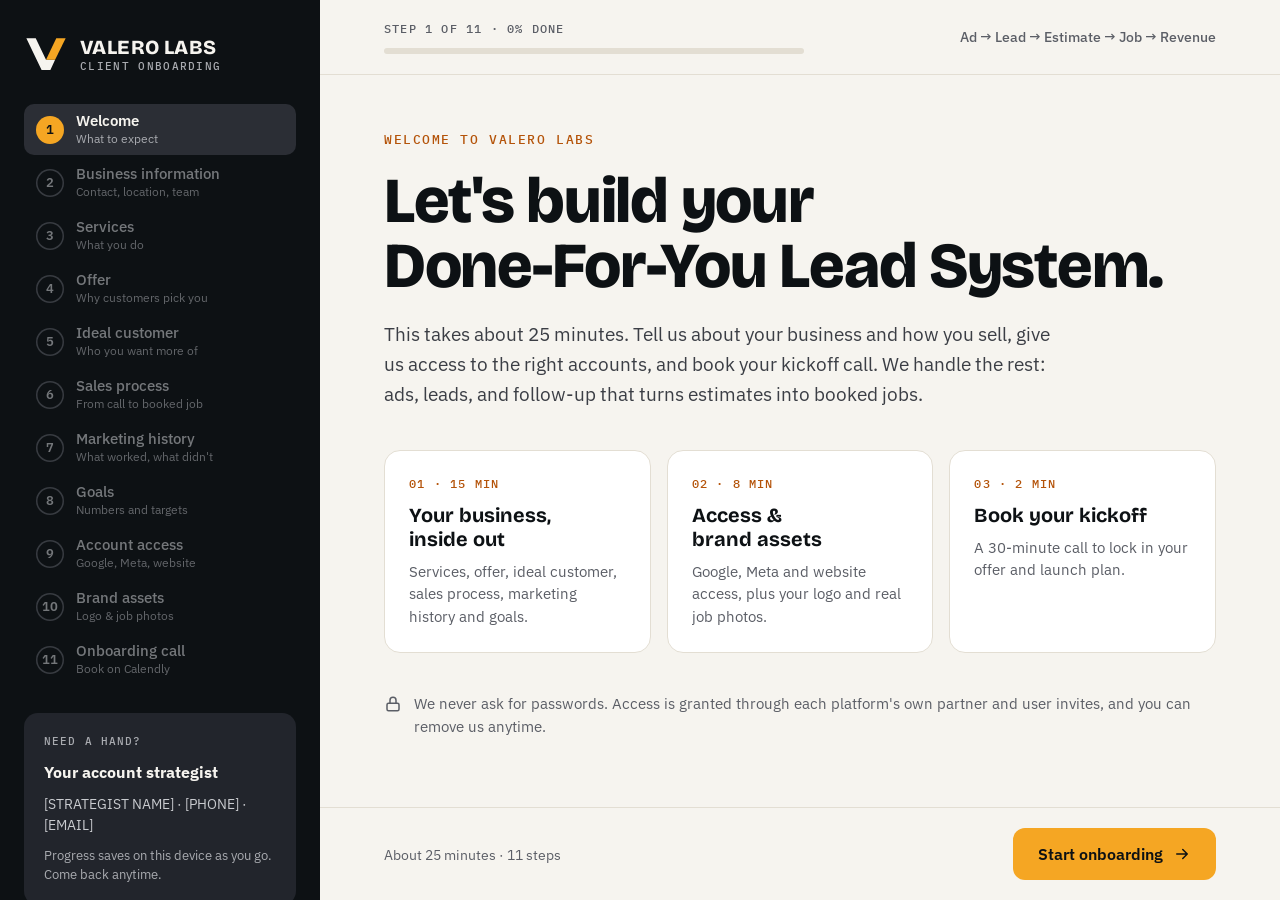
<file: site/index.html>
<!DOCTYPE html>
<html lang="en">
<head>
<meta charset="utf-8">
<meta name="viewport" content="width=device-width, initial-scale=1, viewport-fit=cover">
<title>Valero Labs Client Onboarding</title>
<meta name="description" content="Onboard with Valero Labs: tell us about your business, connect your accounts, upload assets and book your kickoff call.">
<link rel="preconnect" href="https://fonts.googleapis.com">
<link rel="preconnect" href="https://fonts.gstatic.com" crossorigin>
<link rel="stylesheet" href="https://fonts.googleapis.com/css2?family=Bricolage+Grotesque:opsz,wght@12..96,500;12..96,700;12..96,800&family=IBM+Plex+Mono:wght@500&family=IBM+Plex+Sans:wght@400;500;600&display=swap">
<link rel="stylesheet" href="styles.css">
</head>
<body>
<div class="shell">
  <aside class="rail">
    <a class="brand" href="index.html" aria-label="Valero Labs client onboarding">
      <svg width="44" height="44" viewBox="110 111 300 300" aria-hidden="true"><polygon points="126,153 190,153 260,300 322,300 290,370 230,370" fill="#F6F4EF"/><polygon points="330,153 394,153 322,300 260,300" fill="#F5A623"/></svg>
      <span>
        <span class="brand-name" style="display:block">VALERO LABS</span>
        <span class="brand-sub" style="display:block">CLIENT ONBOARDING</span>
      </span>
    </a>
    <nav class="steps" id="steps" aria-label="Onboarding steps"></nav>
    <details class="mobile-steps" id="mobileSteps">
      <summary id="mobileStepsLabel">STEP 1 OF 11</summary>
      <nav class="steps" id="stepsMobile" aria-label="Onboarding steps"></nav>
    </details>
    <div class="help">
      <span class="mono">Need a hand?</span>
      <strong>Your account strategist</strong>
      <p id="helpContact"></p>
      <small>Progress saves on this device as you go. Come back anytime.</small>
    </div>
  </aside>

  <main class="main">
    <header class="topbar">
      <div class="progress">
        <span class="mono" id="progressLabel">STEP 1 OF 11 · 0% DONE</span>
        <div class="bar" role="progressbar" aria-label="Onboarding progress" id="progressBar" aria-valuemin="0" aria-valuemax="100"><span id="progressFill" style="width:0%"></span></div>
      </div>
      <span class="flow">Ad → Lead → Estimate → Job → Revenue</span>
    </header>

    <section class="content" id="content" tabindex="-1" aria-live="polite"></section>

    <footer class="footer" id="footer">
      <span id="footLeft"></span>
      <button type="button" class="btn btn-primary" id="nextBtn">
        <span id="nextLabel">Start onboarding</span>
        <svg width="18" height="18" viewBox="0 0 24 24" fill="none" stroke="currentColor" stroke-width="2" stroke-linecap="round" stroke-linejoin="round" aria-hidden="true"><path d="M5 12h14M13 6l6 6-6 6"/></svg>
      </button>
    </footer>
  </main>
</div>
<script src="config.js"></script>
<script src="app.js"></script>
</body>
</html>
</file>
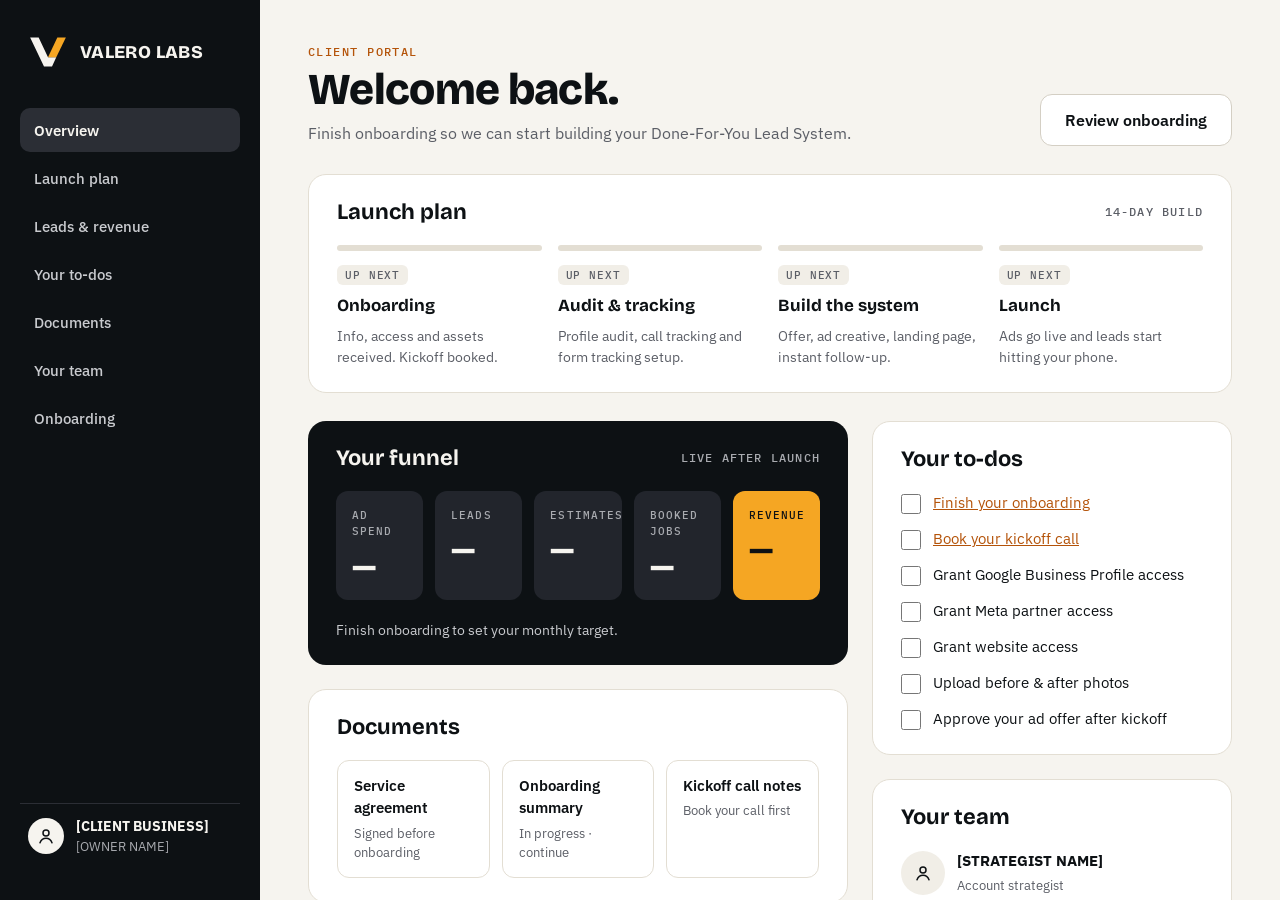
<file: site/portal.html>
<!DOCTYPE html>
<html lang="en">
<head>
<meta charset="utf-8">
<meta name="viewport" content="width=device-width, initial-scale=1, viewport-fit=cover">
<title>Valero Labs Client Portal</title>
<link rel="preconnect" href="https://fonts.googleapis.com">
<link rel="preconnect" href="https://fonts.gstatic.com" crossorigin>
<link rel="stylesheet" href="https://fonts.googleapis.com/css2?family=Bricolage+Grotesque:opsz,wght@12..96,500;12..96,700;12..96,800&family=IBM+Plex+Mono:wght@500&family=IBM+Plex+Sans:wght@400;500;600&display=swap">
<link rel="stylesheet" href="styles.css">
</head>
<body class="portal">
<div class="shell" style="grid-template-columns: 260px minmax(0, 1fr)">
  <aside class="rail" style="gap:36px;padding:32px 20px">
    <a class="brand" href="portal.html" style="padding:0 8px">
      <svg width="40" height="40" viewBox="110 111 300 300" aria-hidden="true"><polygon points="126,153 190,153 260,300 322,300 290,370 230,370" fill="#F6F4EF"/><polygon points="330,153 394,153 322,300 260,300" fill="#F5A623"/></svg>
      <span class="brand-name" style="font-size:18px">VALERO LABS</span>
    </a>
    <nav class="portal-nav" aria-label="Portal">
      <a href="#overview" aria-current="page">Overview</a>
      <a href="#plan">Launch plan</a>
      <a href="#funnel">Leads &amp; revenue</a>
      <a href="#todos">Your to-dos</a>
      <a href="#documents">Documents</a>
      <a href="#team">Your team</a>
      <a href="index.html">Onboarding</a>
    </nav>
    <div class="who">
      <div class="avatar"><svg width="18" height="18" viewBox="0 0 24 24" fill="none" stroke="currentColor" stroke-width="2" stroke-linecap="round" stroke-linejoin="round" aria-hidden="true"><circle cx="12" cy="8" r="4"/><path d="M4 21c1.5-4 4.5-6 8-6s6.5 2 8 6"/></svg></div>
      <div><strong id="bizName">[CLIENT BUSINESS]</strong><span id="ownerName">[OWNER NAME]</span></div>
    </div>
  </aside>

  <main class="portal-main" id="overview">
    <header class="portal-head">
      <div class="stack" style="gap:8px">
        <span class="eyebrow" style="font-size:12px">Client portal</span>
        <h1 class="h2" id="welcome">Welcome back.</h1>
        <p class="sub" style="font-size:16px" id="launchLine">Your Done-For-You Lead System is being built.</p>
      </div>
      <a class="btn btn-ghost" href="index.html">Review onboarding</a>
    </header>

    <section class="panel" id="plan" aria-labelledby="planTitle">
      <div class="panel-head"><h2 id="planTitle">Launch plan</h2><span class="mono" id="buildDays">14-DAY BUILD</span></div>
      <div class="phases" id="phases"></div>
    </section>

    <div class="split">
      <div>
        <section class="panel funnel" id="funnel" aria-labelledby="funnelTitle">
          <div class="panel-head"><h2 id="funnelTitle">Your funnel</h2><span class="mono">Live after launch</span></div>
          <div class="kpis">
            <div class="kpi"><span class="mono">Ad spend</span><b>—</b></div>
            <div class="kpi"><span class="mono">Leads</span><b>—</b></div>
            <div class="kpi"><span class="mono">Estimates</span><b>—</b></div>
            <div class="kpi"><span class="mono">Booked jobs</span><b>—</b></div>
            <div class="kpi rev"><span class="mono">Revenue</span><b>—</b></div>
          </div>
          <p class="funnel-note" id="targetLine">Finish onboarding to set your monthly target.</p>
        </section>

        <section class="panel" id="documents" aria-labelledby="docsTitle">
          <h2 id="docsTitle">Documents</h2>
          <div class="docs">
            <div class="doc"><b>Service agreement</b><span>Signed before onboarding</span></div>
            <a class="doc" href="index.html"><b>Onboarding summary</b><span id="summaryState">Your answers</span></a>
            <div class="doc"><b>Kickoff call notes</b><span id="notesState">After your call</span></div>
          </div>
        </section>
      </div>

      <div>
        <section class="panel" id="todos" aria-labelledby="todoTitle">
          <h2 id="todoTitle">Your to-dos</h2>
          <div class="todos" id="todoList"></div>
        </section>
        <section class="panel" id="team" aria-labelledby="teamTitle" style="flex-grow:1">
          <h2 id="teamTitle">Your team</h2>
          <div class="team">
            <div class="avatar"><svg width="18" height="18" viewBox="0 0 24 24" fill="none" stroke="currentColor" stroke-width="2" stroke-linecap="round" stroke-linejoin="round" aria-hidden="true"><circle cx="12" cy="8" r="4"/><path d="M4 21c1.5-4 4.5-6 8-6s6.5 2 8 6"/></svg></div>
            <div><strong id="stratName">[STRATEGIST NAME]</strong><span>Account strategist</span></div>
          </div>
          <p class="contact" id="stratContact"></p>
          <a class="btn btn-dark btn-sm" id="msgBtn" href="#">Email your strategist</a>
        </section>
      </div>
    </div>
  </main>
</div>
<script src="config.js"></script>
<script>
(function () {
  var CFG = window.VALERO_CONFIG || {}, st = CFG.strategist || {};
  var s = {};
  try { s = JSON.parse(localStorage.getItem("valero-onboarding-v1") || "{}") || {}; } catch (e) {}
  var form = s.form || {}, access = s.access || {}, assets = s.assetNames || {};
  function $(id) { return document.getElementById(id); }
  function esc(v) { return String(v).replace(/[&<>"]/g, function (c) { return { "&": "&amp;", "<": "&lt;", ">": "&gt;", '"': "&quot;" }[c]; }); }
  function num(v) { var n = parseFloat(String(v || "").replace(/[^0-9.]/g, "")); return isNaN(n) ? 0 : n; }

  var first = (form["Owner Name"] || "").trim().split(" ")[0];
  if (form["Business Name"]) $("bizName").textContent = form["Business Name"];
  if (form["Owner Name"]) $("ownerName").textContent = form["Owner Name"];
  $("welcome").textContent = first ? "Welcome back, " + first + "." : "Welcome back.";

  var finished = s.step != null && s.step >= 11;
  var days = CFG.launchDays || 14;
  $("buildDays").textContent = days + "-DAY BUILD";
  $("launchLine").textContent = finished
    ? "Your Done-For-You Lead System is being built. Target launch is about " + days + " days after your kickoff call."
    : "Finish onboarding so we can start building your Done-For-You Lead System.";

  var phases = [
    ["Onboarding", "Info, access and assets received. Kickoff booked.", finished ? 100 : Math.round(((s.step || 0) / 11) * 100)],
    ["Audit & tracking", "Profile audit, call tracking and form tracking setup.", finished ? 50 : 0],
    ["Build the system", "Offer, ad creative, landing page, instant follow-up.", 0],
    ["Launch", "Ads go live and leads start hitting your phone.", 0]
  ];
  $("phases").innerHTML = phases.map(function (p) {
    var state = p[2] >= 100 ? ["DONE", "ok", " done"] : p[2] > 0 ? ["IN PROGRESS", "progress", ""] : ["UP NEXT", "", ""];
    return '<div class="phase' + state[2] + '"><div class="track"><span style="width:' + p[2] + '%"></span></div>' +
      '<div><span class="badge ' + state[1] + '">' + state[0] + "</span></div><h3>" + esc(p[0]) + "</h3><p>" + esc(p[1]) + "</p></div>";
  }).join("");

  var jobs = num(form["Extra Jobs / Month"]), ticket = num(form["Avg Ticket ($)"]);
  if (jobs && ticket) $("targetLine").textContent = "Monthly target from onboarding: " + jobs + " extra jobs · $" + Math.round(jobs * ticket).toLocaleString("en-US") + " in revenue";

  $("summaryState").textContent = finished ? "Submitted · view or edit" : "In progress · continue";
  $("notesState").textContent = s.booked ? "Shared after your call" : "Book your call first";

  var todos = [
    ["Finish your onboarding", finished, "index.html"],
    ["Book your kickoff call", !!s.booked, CFG.calendlyUrl],
    ["Grant Google Business Profile access", !!access.gbp],
    ["Grant Meta partner access", !!access.meta],
    ["Grant website access", !!access.site],
    ["Upload before & after photos", !!(assets.jobs && assets.jobs.length)],
    ["Approve your ad offer after kickoff", false]
  ];
  var extra = {};
  try { extra = JSON.parse(localStorage.getItem("valero-portal-todos") || "{}") || {}; } catch (e) {}
  $("todoList").innerHTML = todos.map(function (t, i) {
    var on = t[1] || !!extra[i];
    return '<label for="todo' + i + '"><input type="checkbox" id="todo' + i + '" data-i="' + i + '"' + (on ? " checked" : "") + (t[1] ? " disabled" : "") + "><span>" +
      (t[2] && !t[1] ? '<a href="' + esc(t[2]) + '"' + (/^https?:/.test(t[2]) ? ' target="_blank" rel="noopener"' : "") + ">" + esc(t[0]) + "</a>" : esc(t[0])) + "</span></label>";
  }).join("");
  $("todoList").addEventListener("change", function (e) {
    var i = e.target.dataset.i; if (i == null) return;
    extra[i] = e.target.checked;
    try { localStorage.setItem("valero-portal-todos", JSON.stringify(extra)); } catch (err) {}
  });

  $("stratName").textContent = st.name || "[STRATEGIST NAME]";
  $("stratContact").textContent = "Replies within one business day. Urgent? Call " + (st.phone || "[PHONE]") + ". Email: " + (st.email || "[EMAIL]");
  if (st.email && st.email.indexOf("@") > 0) $("msgBtn").href = "mailto:" + st.email + "?subject=" + encodeURIComponent("Question from " + (form["Business Name"] || "a client"));
  else $("msgBtn").hidden = true;

  var links = document.querySelectorAll('.portal-nav a[href^="#"]');
  links.forEach(function (a) { a.addEventListener("click", function () { links.forEach(function (b) { b.removeAttribute("aria-current"); }); a.setAttribute("aria-current", "page"); }); });
})();
</script>
</body>
</html>
</file>
<file: site/styles.css>
/* Layout: dark ink step rail on the left, warm paper workspace on the right; stacks to a top bar on phones. */
:root {
  --paper: #F6F4EF;
  --card: #FFFFFF;
  --card-soft: #FBFAF7;
  --line: #E3DED3;
  --line-strong: #D4CFC4;
  --ink: #0D1114;
  --ink-2: #2B2E35;
  --muted: #5B5E66;
  --body: #3B3E45;
  --amber: #F5A623;
  --amber-ink: #B45309;
  --on-amber: #0D1114;
  --good: #15803D;
  --good-soft: #DCFCE7;
  --good-ink: #14532D;
  --warn-soft: #FFEDD5;
  --warn-ink: #7C2D12;
  --tag: #F1EEE7;
  --danger: #B91C1C;
  /* rail is dark in both themes */
  --rail: #0D1114;
  --rail-2: #22252C;
  --rail-hi: #2B2E35;
  --rail-fg: #F6F4EF;
  --rail-muted: #A9ABB0;
  --rail-soft: #C9CBCF;

  --f-display: "Bricolage Grotesque", "Arial Narrow", system-ui, sans-serif;
  --f-body: "IBM Plex Sans", system-ui, -apple-system, "Segoe UI", sans-serif;
  --f-mono: "IBM Plex Mono", ui-monospace, "SFMono-Regular", Menlo, monospace;
}
@media (prefers-color-scheme: dark) {
  :root:not([data-theme="light"]) {
    --paper: #121417; --card: #1A1D21; --card-soft: #16181C; --line: #2A2E34; --line-strong: #3A3F46;
    --ink: #F2EFE8; --ink-2: #DAD6CD; --muted: #A3A6AD; --body: #C9CBCF;
    --amber-ink: #F5B04A; --tag: #24282E;
    --good: #22A554; --good-soft: #12351F; --good-ink: #8EE6AE;
    --warn-soft: #3A2412; --warn-ink: #FDBA74; --danger: #F87171;
    --rail: #0A0C0E; --rail-2: #1A1D22; --rail-hi: #23272D;
    color-scheme: dark;
  }
}
:root[data-theme="dark"] {
  --paper: #121417; --card: #1A1D21; --card-soft: #16181C; --line: #2A2E34; --line-strong: #3A3F46;
  --ink: #F2EFE8; --ink-2: #DAD6CD; --muted: #A3A6AD; --body: #C9CBCF;
  --amber-ink: #F5B04A; --tag: #24282E;
  --good: #22A554; --good-soft: #12351F; --good-ink: #8EE6AE;
  --warn-soft: #3A2412; --warn-ink: #FDBA74; --danger: #F87171;
  --rail: #0A0C0E; --rail-2: #1A1D22; --rail-hi: #23272D;
  color-scheme: dark;
}

* { box-sizing: border-box; }
[hidden] { display: none !important; }
html, body { height: 100%; }
body { margin: 0; background: var(--paper); color: var(--ink); font: 400 16px/1.5 var(--f-body); -webkit-font-smoothing: antialiased; }
a { color: var(--amber-ink); }
button { cursor: pointer; font: inherit; }
button:focus-visible, a:focus-visible, input:focus-visible, textarea:focus-visible, summary:focus-visible { outline: 2px solid var(--amber-ink); outline-offset: 2px; }
h1, h2, h3 { text-wrap: balance; }
.mono { font-family: var(--f-mono); font-weight: 500; letter-spacing: .1em; text-transform: uppercase; }
.eyebrow { font: 500 13px var(--f-mono); letter-spacing: .12em; color: var(--amber-ink); text-transform: uppercase; }
.muted { color: var(--muted); }
@media (prefers-reduced-motion: reduce) { * { transition: none !important; animation: none !important; } }

/* ---------- App shell ---------- */
.shell { display: grid; grid-template-columns: 320px minmax(0, 1fr); height: 100%; }
.rail { background: var(--rail); color: var(--rail-fg); display: flex; flex-direction: column; gap: 28px; padding: 32px 24px; overflow-y: auto; }
.brand { display: flex; align-items: center; gap: 12px; color: var(--rail-fg); text-decoration: none; }
.brand svg { flex-shrink: 0; }
.brand-name { font: 800 20px var(--f-display); letter-spacing: .02em; }
.brand-sub { font: 500 11px var(--f-mono); letter-spacing: .12em; color: var(--rail-muted); }
.steps { display: flex; flex-direction: column; gap: 2px; }
.step-btn { display: flex; align-items: center; gap: 12px; width: 100%; padding: 7px 12px; border: 0; border-radius: 10px; background: transparent; color: var(--rail-fg); text-align: left; }
.step-btn:hover { background: var(--rail-2); }
.step-btn[aria-current="step"] { background: var(--rail-hi); }
.step-btn:disabled { cursor: not-allowed; opacity: .55; }
.dot { width: 28px; height: 28px; flex-shrink: 0; border-radius: 99px; display: grid; place-items: center; font: 600 13px var(--f-body); color: var(--rail-soft); box-shadow: inset 0 0 0 1.5px #5B5E66; }
.step-btn.done .dot { background: var(--rail-fg); color: #0D1114; box-shadow: none; }
.step-btn[aria-current="step"] .dot { background: var(--amber); color: var(--on-amber); box-shadow: none; }
.step-label { display: block; font: 500 15px var(--f-body); color: var(--rail-soft); }
.step-btn.done .step-label, .step-btn[aria-current="step"] .step-label { color: var(--rail-fg); }
.step-btn[aria-current="step"] .step-label { font-weight: 600; }
.step-sub { display: block; font-size: 12px; color: var(--rail-muted); }
.help { margin-top: auto; background: var(--rail-2); border-radius: 14px; padding: 20px; display: flex; flex-direction: column; gap: 10px; }
.help .mono { font-size: 11px; color: var(--rail-muted); }
.help strong { font-size: 16px; }
.help p { margin: 0; font-size: 14px; color: var(--rail-soft); overflow-wrap: anywhere; }
.help small { font-size: 13px; color: var(--rail-muted); }

.main { display: flex; flex-direction: column; min-width: 0; min-height: 0; }
.topbar { flex-shrink: 0; display: flex; align-items: center; justify-content: space-between; gap: 24px; padding: 20px clamp(16px, 5vw, 64px); border-bottom: 1px solid var(--line); }
.progress { display: flex; flex-direction: column; gap: 10px; width: min(420px, 100%); }
.progress .mono { font-size: 12px; color: var(--muted); }
.bar { height: 6px; background: var(--line); border-radius: 99px; overflow: hidden; }
.bar > span { display: block; height: 100%; background: var(--amber); border-radius: 99px; transition: width .35s ease; }
.flow { font-size: 14px; font-weight: 500; color: var(--muted); white-space: nowrap; }
.content { flex-grow: 1; overflow-y: auto; padding: 56px clamp(16px, 5vw, 64px) 40px; }
.pane { display: flex; flex-direction: column; gap: 32px; max-width: 880px; }
.footer { flex-shrink: 0; display: flex; align-items: center; justify-content: space-between; gap: 16px; padding: 20px clamp(16px, 5vw, 64px); padding-bottom: calc(20px + env(safe-area-inset-bottom, 0px)); border-top: 1px solid var(--line); background: var(--paper); }
.mobile-steps { display: none; }

/* ---------- Type ---------- */
.hero-title { margin: 0; font: 800 clamp(40px, 6vw, 64px)/1.02 var(--f-display); letter-spacing: -.02em; }
.h2 { margin: 0; font: 800 clamp(32px, 4.2vw, 44px)/1.05 var(--f-display); letter-spacing: -.015em; }
.lede { margin: 0; font-size: 19px; line-height: 1.6; color: var(--body); max-width: 680px; }
.sub { margin: 0; font-size: 17px; line-height: 1.55; color: var(--muted); max-width: 680px; }
.stack { display: flex; flex-direction: column; gap: 12px; }
.stack-lg { display: flex; flex-direction: column; gap: 20px; }

/* ---------- Buttons ---------- */
.btn { display: inline-flex; align-items: center; justify-content: center; gap: 10px; height: 52px; padding: 0 24px; border-radius: 12px; border: 1px solid transparent; font: 600 16px var(--f-body); text-decoration: none; }
.btn-primary { background: var(--amber); color: var(--on-amber); }
.btn-primary:hover { filter: brightness(.96); }
.btn-dark { background: var(--ink); color: var(--paper); }
.btn-dark:hover { color: var(--paper); opacity: .92; }
.btn-ghost { background: var(--card); color: var(--ink); border-color: var(--line-strong); }
.btn-sm { height: 44px; padding: 0 16px; font-size: 15px; border-radius: 10px; }

/* ---------- Cards ---------- */
.grid-3 { display: grid; grid-template-columns: repeat(3, minmax(0, 1fr)); gap: 16px; }
.grid-2 { display: grid; grid-template-columns: repeat(2, minmax(0, 1fr)); gap: 16px; }
.card { background: var(--card); border: 1px solid var(--line); border-radius: 16px; padding: 24px; display: flex; flex-direction: column; gap: 10px; min-width: 0; }
.card h3 { margin: 0; font: 700 20px var(--f-display); }
.card p { margin: 0; font-size: 15px; color: var(--muted); }
.card .mono { font-size: 12px; color: var(--amber-ink); }
.note { display: flex; align-items: flex-start; gap: 12px; font-size: 15px; color: var(--muted); }
.note svg { flex-shrink: 0; margin-top: 2px; }

/* ---------- Form ---------- */
.fields { display: grid; grid-template-columns: repeat(2, minmax(0, 1fr)); gap: 20px 24px; }
.field { display: flex; flex-direction: column; gap: 8px; min-width: 0; }
.field.span-2 { grid-column: span 2; }
.field > label, .field > .label { font: 500 14px var(--f-body); color: var(--ink-2); }
.req { color: var(--amber-ink); }
.inp { width: 100%; height: 48px; padding: 0 14px; border: 1px solid var(--line-strong); border-radius: 10px; background: var(--card); font: 400 16px var(--f-body); color: var(--ink); }
textarea.inp { height: 104px; padding: 12px 14px; resize: vertical; line-height: 1.5; }
.inp::placeholder { color: #8A8C92; }
.inp:focus { outline: 2px solid var(--amber-ink); outline-offset: 1px; border-color: var(--amber); }
.field.invalid .inp { border-color: var(--danger); }
.err { font-size: 13px; color: var(--danger); }
.chips { display: flex; flex-wrap: wrap; gap: 10px; }
.chip { height: 44px; padding: 0 18px; border-radius: 99px; font: 500 15px var(--f-body); border: 1px solid var(--line-strong); background: var(--card); color: var(--ink); }
.chip[aria-pressed="true"] { background: var(--ink); color: var(--paper); border-color: var(--ink); }
.target { flex-direction: row; display: flex; align-items: center; justify-content: space-between; gap: 24px; flex-wrap: wrap; }
.target-num { font: 800 40px var(--f-display); font-variant-numeric: tabular-nums; }
.target-sub { font-size: 15px; color: var(--muted); }
.target .mono { font-size: 12px; color: var(--amber-ink); }
.form-error { padding: 12px 16px; border-radius: 10px; background: var(--warn-soft); color: var(--warn-ink); font-weight: 500; }

/* ---------- Access ---------- */
.access-list { display: flex; flex-direction: column; gap: 12px; }
.access { display: flex; align-items: center; gap: 24px; padding: 20px 24px; border-radius: 14px; background: var(--card); border: 1px solid var(--line); }
.access.ok { border-color: var(--good); }
.access-body { display: flex; flex-direction: column; gap: 6px; flex-grow: 1; min-width: 0; }
.access-title { display: flex; align-items: center; gap: 10px; flex-wrap: wrap; font: 600 17px var(--f-body); }
.tag { font: 500 11px var(--f-mono); letter-spacing: .08em; color: var(--muted); background: var(--tag); border-radius: 6px; padding: 3px 8px; }
.access-how { font-size: 14px; color: var(--muted); overflow-wrap: anywhere; }
.toggle { flex-shrink: 0; height: 44px; min-width: 168px; padding: 0 18px; border-radius: 10px; font: 600 15px var(--f-body); background: var(--card); color: var(--ink); border: 1px solid var(--line-strong); }
.toggle[aria-pressed="true"] { background: var(--good); color: #fff; border-color: var(--good); }

/* ---------- Assets ---------- */
.asset { display: flex; flex-direction: column; gap: 12px; padding: 20px 22px; border-radius: 14px; background: var(--card); border: 1px dashed #C9C3B6; min-width: 0; }
.asset.ok { border: 1px solid var(--good); }
.asset.drag { border-color: var(--amber); background: var(--card-soft); }
.asset-head { display: flex; align-items: center; justify-content: space-between; gap: 12px; font: 600 17px var(--f-body); }
.badge { font: 500 11px var(--f-mono); letter-spacing: .08em; border-radius: 6px; padding: 3px 8px; background: var(--tag); color: var(--muted); white-space: nowrap; }
.badge.ok { background: var(--good-soft); color: var(--good-ink); }
.badge.warn { background: var(--warn-soft); color: var(--warn-ink); }
.asset-hint { font-size: 14px; color: var(--muted); flex-grow: 1; }
.file-list { margin: 0; padding: 0; list-style: none; display: flex; flex-direction: column; gap: 4px; font-size: 13px; color: var(--body); }
.file-list li { overflow: hidden; text-overflow: ellipsis; white-space: nowrap; }
.pick { align-self: flex-start; background: var(--paper); }
.sr-only { position: absolute; width: 1px; height: 1px; overflow: hidden; clip: rect(0 0 0 0); white-space: nowrap; }

/* ---------- Kickoff ---------- */
.book { background: var(--card); border: 1px solid var(--line); border-radius: 18px; padding: 32px; display: flex; flex-direction: column; gap: 24px; }
.book-head { display: flex; align-items: center; gap: 16px; }
.book-icon { width: 52px; height: 52px; border-radius: 14px; background: var(--ink); color: var(--paper); display: grid; place-items: center; flex-shrink: 0; }
.book-head h3 { margin: 0; font: 700 22px var(--f-display); }
.book-head p { margin: 0; font-size: 15px; color: var(--muted); overflow-wrap: anywhere; }
.scheduler { min-height: 260px; border: 1px dashed #C9C3B6; border-radius: 14px; background: var(--card-soft); display: flex; flex-direction: column; align-items: center; justify-content: center; gap: 16px; text-align: center; padding: 24px; }
.scheduler iframe { width: 100%; height: 680px; border: 0; border-radius: 10px; background: #fff; }
.check-row { display: flex; align-items: center; gap: 12px; font-weight: 600; }
.check-row input { width: 22px; height: 22px; accent-color: var(--good); }

/* ---------- Done ---------- */
.done-badge { width: 56px; height: 56px; border-radius: 16px; background: var(--amber); color: var(--on-amber); display: grid; place-items: center; }
.stat .mono { font-size: 12px; color: var(--muted); }
.stat-num { font: 800 32px var(--f-display); font-variant-numeric: tabular-nums; }
.stat-txt { font: 700 22px/1.3 var(--f-display); }
.timeline { display: grid; grid-template-columns: repeat(4, minmax(0, 1fr)); gap: 16px; }
.tl { border-top: 3px solid var(--ink); padding-top: 16px; display: flex; flex-direction: column; gap: 8px; min-width: 0; }
.tl .mono { font-size: 12px; color: var(--amber-ink); }
.tl h3 { margin: 0; font: 700 18px var(--f-display); }
.tl p { margin: 0; font-size: 14px; color: var(--muted); }
.send-status { padding: 14px 18px; border-radius: 12px; font-weight: 500; }
.send-status.ok { background: var(--good-soft); color: var(--good-ink); }
.send-status.warn { background: var(--warn-soft); color: var(--warn-ink); }
.row { display: flex; gap: 12px; flex-wrap: wrap; }
.answers { max-height: 260px; overflow: auto; margin: 0; padding: 16px; border-radius: 12px; border: 1px solid var(--line); background: var(--card); font: 13px/1.5 var(--f-mono); white-space: pre-wrap; }

/* ---------- Responsive ---------- */
@media (max-width: 1100px) {
  .shell { grid-template-columns: 272px minmax(0, 1fr); }
  .flow { display: none; }
  .timeline { grid-template-columns: repeat(2, minmax(0, 1fr)); }
}
@media (max-width: 860px) {
  html, body { height: auto; }
  .shell { display: block; height: auto; }
  .rail { flex-direction: row; align-items: center; justify-content: space-between; padding: 14px 16px; gap: 12px; overflow: visible; }
  .rail .steps, .rail .help { display: none; }
  .brand-name { font-size: 17px; }
  .mobile-steps { display: block; position: relative; }
  .mobile-steps summary { list-style: none; color: var(--rail-fg); font: 500 12px var(--f-mono); letter-spacing: .1em; padding: 8px 12px; border-radius: 8px; background: var(--rail-2); cursor: pointer; }
  .mobile-steps summary::-webkit-details-marker { display: none; }
  .mobile-steps .steps { display: flex; position: absolute; right: 0; top: calc(100% + 8px); width: min(300px, calc(100vw - 32px)); background: var(--rail); border-radius: 14px; padding: 10px; z-index: 20; box-shadow: 0 12px 32px rgba(0,0,0,.35); }
  .content { overflow: visible; padding-top: 32px; }
  .footer { position: sticky; bottom: 0; }
  .grid-3, .grid-2, .fields { grid-template-columns: minmax(0, 1fr); }
  .field.span-2 { grid-column: auto; }
  .access { flex-direction: column; align-items: stretch; gap: 14px; }
  .toggle { min-width: 0; }
  .book { padding: 20px; }
}
@media (max-width: 520px) {
  .timeline { grid-template-columns: minmax(0, 1fr); }
  .footer .hint { display: none; }
  .footer { justify-content: space-between; }
}

/* ---------- Client portal ---------- */
.portal .rail { width: auto; }
.portal-nav { display: flex; flex-direction: column; gap: 4px; }
.portal-nav a { display: flex; align-items: center; height: 44px; padding: 0 14px; border-radius: 10px; color: var(--rail-soft); text-decoration: none; font: 500 15px var(--f-body); }
.portal-nav a:hover { background: var(--rail-2); color: var(--rail-fg); }
.portal-nav a[aria-current="page"] { background: var(--rail-hi); color: var(--rail-fg); font-weight: 600; }
.who { margin-top: auto; display: flex; align-items: center; gap: 12px; padding: 12px 8px; border-top: 1px solid var(--rail-hi); }
.avatar { width: 36px; height: 36px; border-radius: 99px; background: var(--rail-fg); color: #0D1114; display: grid; place-items: center; flex-shrink: 0; }
.who strong { display: block; font-size: 14px; }
.who span { display: block; font-size: 13px; color: var(--rail-muted); }
.portal-main { display: flex; flex-direction: column; gap: 28px; padding: 44px clamp(16px, 4vw, 48px); overflow-y: auto; min-width: 0; }
.portal-head { display: flex; align-items: flex-end; justify-content: space-between; gap: 24px; flex-wrap: wrap; }
.panel { background: var(--card); border: 1px solid var(--line); border-radius: 18px; padding: 24px 28px; display: flex; flex-direction: column; gap: 20px; min-width: 0; }
.panel-head { display: flex; align-items: center; justify-content: space-between; gap: 12px; flex-wrap: wrap; }
.panel h2 { margin: 0; font: 700 22px var(--f-display); }
.panel-head .mono { font-size: 12px; color: var(--muted); }
.phases { display: grid; grid-template-columns: repeat(4, minmax(0, 1fr)); gap: 16px; }
.phase { display: flex; flex-direction: column; gap: 10px; min-width: 0; }
.phase .track { height: 6px; border-radius: 99px; background: var(--line); overflow: hidden; }
.phase .track > span { display: block; height: 100%; background: var(--amber); }
.phase.done .track > span { background: var(--ink); }
.phase h3 { margin: 0; font: 700 17px var(--f-display); }
.phase p { margin: 0; font-size: 14px; color: var(--muted); }
.badge.progress { background: var(--warn-soft); color: var(--warn-ink); }
.split { display: grid; grid-template-columns: minmax(0, 1fr) 360px; gap: 24px; }
.split > div { display: flex; flex-direction: column; gap: 24px; min-width: 0; }
.funnel { background: var(--rail); color: var(--rail-fg); border: 0; }
.funnel .mono { color: var(--rail-muted); }
.kpis { display: grid; grid-template-columns: repeat(5, minmax(0, 1fr)); gap: 12px; }
.kpi { background: var(--rail-2); border-radius: 12px; padding: 16px; display: flex; flex-direction: column; gap: 8px; min-width: 0; }
.kpi .mono { font-size: 11px; }
.kpi b { font: 800 30px var(--f-display); font-variant-numeric: tabular-nums; }
.kpi.rev { background: var(--amber); color: var(--on-amber); }
.kpi.rev .mono { color: var(--on-amber); }
.funnel-note { margin: 0; font-size: 14px; color: var(--rail-soft); }
.docs { display: grid; grid-template-columns: repeat(3, minmax(0, 1fr)); gap: 12px; }
.doc { display: flex; flex-direction: column; gap: 4px; padding: 14px 16px; border: 1px solid var(--line); border-radius: 12px; color: var(--ink); text-decoration: none; min-width: 0; }
.doc b { font-weight: 600; font-size: 15px; }
.doc span { font-size: 13px; color: var(--muted); }
.todos { display: flex; flex-direction: column; gap: 14px; }
.todos label { display: flex; align-items: flex-start; gap: 12px; font-size: 15px; line-height: 1.45; }
.todos input { width: 20px; height: 20px; margin: 2px 0 0; accent-color: var(--ink); flex-shrink: 0; }
.todos input:checked + span { color: var(--muted); text-decoration: line-through; }
.team { display: flex; align-items: center; gap: 12px; }
.team .avatar { width: 44px; height: 44px; background: var(--tag); color: var(--ink); }
.team strong { display: block; font-size: 15px; }
.team span { font-size: 13px; color: var(--muted); }
.contact { font-size: 14px; color: var(--muted); overflow-wrap: anywhere; }
@media (max-width: 1200px) {
  .split { grid-template-columns: minmax(0, 1fr); }
  .kpis { grid-template-columns: repeat(3, minmax(0, 1fr)); }
}
@media (max-width: 860px) {
  .portal .portal-nav, .portal .who { display: none; }
  .portal-main { padding-top: 28px; overflow: visible; }
  .phases, .docs { grid-template-columns: repeat(2, minmax(0, 1fr)); }
  .kpis { grid-template-columns: repeat(2, minmax(0, 1fr)); }
  .panel { padding: 20px; }
}
@media (max-width: 520px) {
  .phases, .docs { grid-template-columns: minmax(0, 1fr); }
}
</file>
